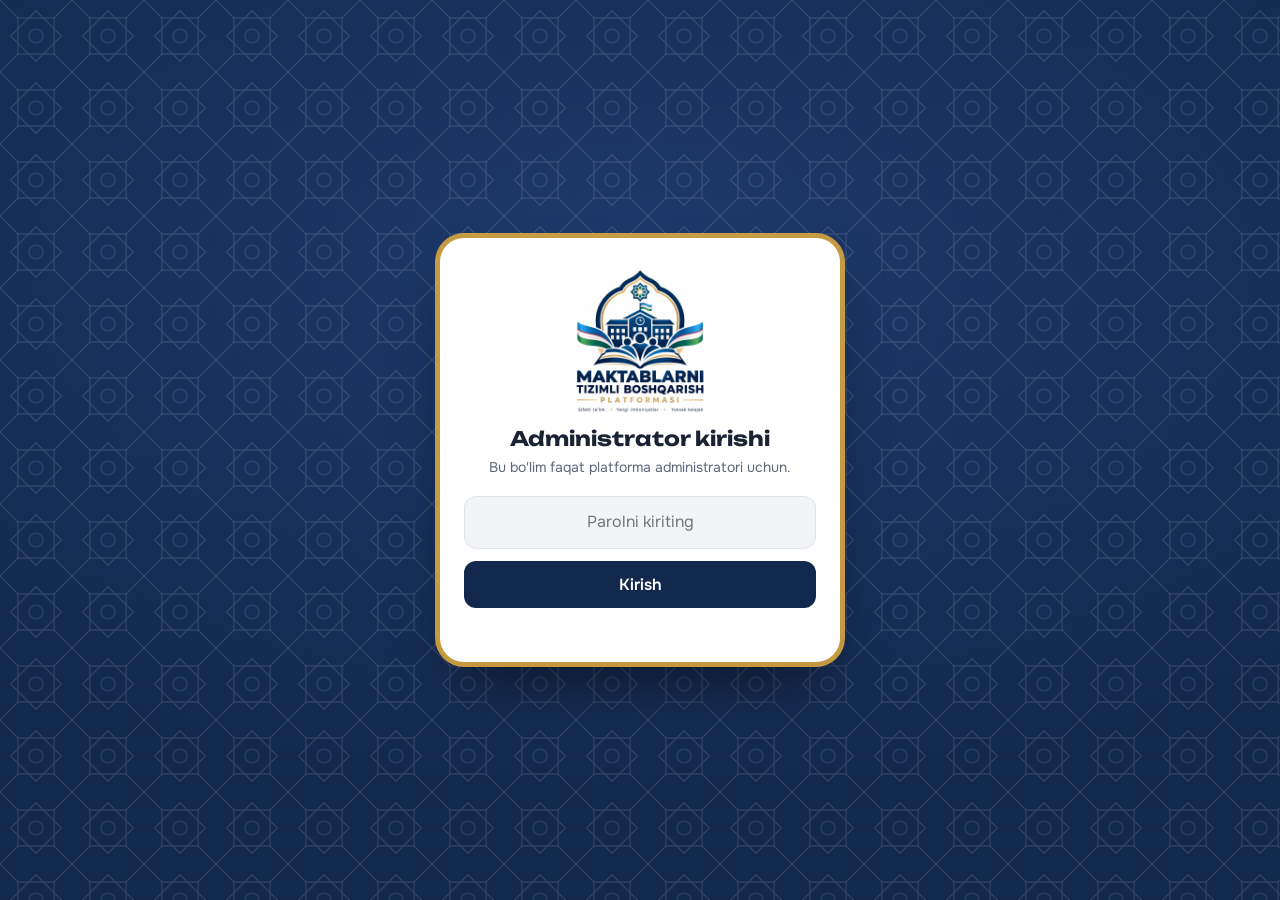
<file: index.html>
<!doctype html>
<html lang="uz">
<head>
<meta charset="utf-8">
<meta name="viewport" content="width=device-width, initial-scale=1">
<title>Maktablarni tizimli boshqarish platformasi</title>
<link rel="icon" href="[data-uri]">
<meta name="description" content="Maktablar uchun reyting, davomat va ota-ona kabineti — yagona kirish">
<link rel="preconnect" href="https://fonts.googleapis.com">
<link rel="preconnect" href="https://fonts.gstatic.com" crossorigin>
<link href="https://fonts.googleapis.com/css2?family=Unbounded:wght@500;700&family=Onest:wght@400;500;600&display=swap" rel="stylesheet">
<style>
  :root{
    --lapis:#13284d;      /* Samarqand koshinlari ko'ki */
    --lapis-2:#1d3a6b;
    --firuza:#2b9c96;     /* firuza */
    --oltin:#d8a640;      /* Ulug'bek oltini */
    --qogoz:#f2f4f7;      /* sahifa foni */
    --oq:#ffffff;
    --siyoh:#1a2233;
    --kul:#5d6779;
    --chiziq:#dfe3ea;
  }
  @media (prefers-color-scheme: dark){
    :root:not([data-theme="light"]){
      --qogoz:#0f1626; --oq:#172036; --siyoh:#e8ecf3; --kul:#9aa5b8; --chiziq:#26324b;
    }
  }
  *{box-sizing:border-box}
  html{-webkit-text-size-adjust:100%}
  body{margin:0;background:var(--qogoz);color:var(--siyoh);
       font:16px/1.55 Onest,system-ui,sans-serif}
  a{color:inherit}
  :focus-visible{outline:3px solid var(--oltin);outline-offset:3px;border-radius:6px}

  /* ===== HERO ===== */
  .hero{position:relative;overflow:hidden;color:#fff;
        background:radial-gradient(120% 90% at 85% 40%,var(--lapis-2) 0%,var(--lapis) 60%)}
  .hero .naqsh{position:absolute;inset:0;opacity:.13}
  .hero-ichi{position:relative;max-width:1080px;margin:0 auto;padding:28px 20px 72px;
             display:grid;grid-template-columns:1.15fr .85fr;gap:24px;align-items:center}
  .tepa{grid-column:1/-1;display:flex;justify-content:space-between;align-items:center;gap:12px}
  .brend{display:flex;align-items:center;gap:10px;font-weight:600;font-size:15px}
  .brend img{width:40px;height:40px;border-radius:50%;background:#fff;padding:2px;box-shadow:0 0 0 2px var(--oltin)}
  #soat{font-variant-numeric:tabular-nums;font-size:14px;color:#cfd8ea;text-align:right}
  #soat b{display:block;font:600 20px/1.1 Onest,sans-serif;color:#fff;letter-spacing:.02em}
  h1{font:700 clamp(30px,5.6vw,58px)/1.05 Unbounded,sans-serif;letter-spacing:-.02em;margin:40px 0 18px;max-width:12ch}
  .lid{font-size:clamp(16px,2.2vw,19px);color:#d5ddec;max-width:44ch;margin:0 0 28px}
  .bolimlar{display:flex;flex-wrap:wrap;gap:8px;margin:0;padding:0;list-style:none}
  .bolimlar li{display:flex;align-items:center;gap:7px;padding:7px 12px;border-radius:999px;
               background:rgba(255,255,255,.08);border:1px solid rgba(255,255,255,.14);font-size:14px}
  .bolimlar svg{width:16px;height:16px;stroke:var(--oltin)}
  .gerb{justify-self:center;width:min(380px,80vw);aspect-ratio:1/1.08;padding:22px 22px 18px;background:#fff;
        border-radius:50% 50% 28px 28px / 34% 34% 28px 28px;
        box-shadow:0 0 0 6px rgba(216,166,64,.9),0 0 0 14px rgba(255,255,255,.06),0 30px 60px -20px rgba(0,0,0,.55);
        display:grid;place-items:center;overflow:hidden}
  .gerb img{width:100%;height:auto;display:block}
  .aylan{animation:aylan 1.4s cubic-bezier(.2,.7,.2,1) both}
  @keyframes aylan{from{transform:translateY(18px) scale(.94);opacity:0}to{transform:none;opacity:1}}
  @media (prefers-reduced-motion:reduce){.aylan{animation:none}}

  /* ===== MAKTABLAR ===== */
  main{max-width:1080px;margin:-40px auto 0;padding:0 20px 56px;position:relative}
  .panel{background:var(--oq);border:1px solid var(--chiziq);border-radius:22px;
         box-shadow:0 20px 50px -24px rgba(19,40,77,.35);padding:28px}
  .panel-bosh{display:flex;flex-wrap:wrap;gap:14px;justify-content:space-between;align-items:end;margin-bottom:20px}
  h2{font:700 22px/1.2 Unbounded,sans-serif;margin:0}
  .panel-bosh p{margin:6px 0 0;color:var(--kul);font-size:15px}
  .qidiruv{position:relative;flex:0 1 300px}
  .qidiruv input{width:100%;font:inherit;font-size:15px;padding:12px 14px 12px 40px;border-radius:12px;
                 border:1px solid var(--chiziq);background:var(--qogoz);color:var(--siyoh)}
  .qidiruv svg{position:absolute;left:13px;top:50%;width:18px;height:18px;transform:translateY(-50%);stroke:var(--kul)}

  .royxat{list-style:none;margin:0;padding:0;display:grid;gap:12px}
  .maktab{display:grid;grid-template-columns:auto 1fr auto;gap:18px;align-items:center;
          padding:16px 18px;border-radius:16px;border:1px solid var(--chiziq);text-decoration:none;
          background:linear-gradient(90deg,color-mix(in srgb,var(--c) 7%,transparent),transparent 55%)}
  a.maktab:hover{border-color:var(--c)}
  .logo{width:72px;height:72px;border-radius:18px;display:grid;place-items:center;overflow:hidden;
        background:#fff;border:1px solid var(--chiziq);box-shadow:0 0 0 3px color-mix(in srgb,var(--c) 18%,transparent);color:var(--c);font:700 18px Unbounded,sans-serif}
  .logo img{width:100%;height:100%;object-fit:contain}
  .nomi{font-weight:600;font-size:18px;line-height:1.25}
  .izoh{color:var(--kul);font-size:14px;margin-top:2px}
  .kirish{padding:11px 20px;border-radius:12px;background:var(--c);color:#fff;font-weight:600;font-size:15px;white-space:nowrap}
  .tayyorlanmoqda{opacity:.75}
  .tayyorlanmoqda .kirish{background:transparent;color:var(--kul);border:1px dashed var(--chiziq)}
  .bosh{padding:24px;text-align:center;color:var(--kul)}

  footer{max-width:1080px;margin:0 auto;padding:0 20px 36px;color:var(--kul);font-size:14px;
         display:flex;flex-wrap:wrap;gap:8px 20px;justify-content:space-between}

  @media (max-width:760px){
    .hero-ichi{grid-template-columns:1fr;padding-bottom:64px;justify-items:stretch}
    .tepa{order:-2}
    .gerb{order:-1;width:190px;padding:14px 14px 10px;margin-top:22px;box-shadow:0 0 0 4px rgba(216,166,64,.9),0 20px 40px -18px rgba(0,0,0,.5)}
    .brend span{display:none}
    #soat{font-size:12px;max-width:42vw}
    #soat b{font-size:17px}
    .brend{font-size:14px}
    h1{margin-top:32px}
    .panel{padding:20px 16px}
    .maktab{grid-template-columns:auto 1fr;gap:14px}
    .kirish{grid-column:1/-1;text-align:center}
    .logo{width:60px;height:60px}
  }

  /* ===== ADMIN QULFI ===== */
  body.qulf > header, body.qulf > main, body.qulf > footer{display:none}
  #qulf{display:none;min-height:100vh;place-items:center;padding:24px 16px;color:#fff;position:relative;overflow:hidden;
        background:radial-gradient(120% 90% at 50% 30%,var(--lapis-2) 0%,var(--lapis) 65%)}
  body.qulf #qulf{display:grid}
  #qulf .naqsh{position:absolute;inset:0;opacity:.13}
  .qulf-karta{position:relative;width:min(400px,100%);background:var(--oq);color:var(--siyoh);border-radius:24px;
              padding:28px 24px 24px;text-align:center;box-shadow:0 0 0 5px rgba(216,166,64,.9),0 30px 60px -20px rgba(0,0,0,.6)}
  .qulf-karta img{width:150px;height:auto;display:block;margin:0 auto 10px}
  .qulf-karta h1{font:700 20px/1.25 Unbounded,sans-serif;margin:6px 0 6px;max-width:none;letter-spacing:0}
  .qulf-karta p{margin:0 0 18px;color:var(--kul);font-size:14px}
  .qulf-karta input{width:100%;font:inherit;font-size:16px;padding:13px 14px;border-radius:12px;
                    border:1px solid var(--chiziq);background:var(--qogoz);color:var(--siyoh);text-align:center}
  .qulf-karta button{width:100%;margin-top:12px;padding:13px;border:0;border-radius:12px;background:var(--lapis);
                     color:#fff;font:600 16px Onest,sans-serif;cursor:pointer}
  .qulf-karta button:hover{background:var(--lapis-2)}
  #xato{min-height:20px;margin-top:10px;color:#c0392b;font-size:14px}
  .chiqish{background:rgba(255,255,255,.1);border:1px solid rgba(255,255,255,.2);color:#fff;border-radius:10px;
           padding:7px 12px;font:600 13px Onest,sans-serif;cursor:pointer;margin-left:14px}
  .tepa-ong{display:flex;align-items:center}
</style>
</head>
<body class="qulf">

<svg width="0" height="0" style="position:absolute" aria-hidden="true">
    <defs>
      <pattern id="girih" width="72" height="72" patternUnits="userSpaceOnUse">
        <g fill="none" stroke="#fff" stroke-width="1.2">
          <rect x="18" y="18" width="36" height="36"/>
          <rect x="18" y="18" width="36" height="36" transform="rotate(45 36 36)"/>
          <path d="M0 0L18 18M72 0L54 18M0 72L18 54M72 72L54 54"/>
          <circle cx="36" cy="36" r="7"/>
        </g>
      </pattern>
    </defs>
</svg>

<!-- Faqat admin uchun kirish oynasi -->
<section id="qulf" aria-labelledby="qulf-sarlavha">
  <svg class="naqsh" aria-hidden="true" width="100%" height="100%"><rect width="100%" height="100%" fill="url(#girih)"/></svg>
  <form class="qulf-karta" id="qulf-forma" autocomplete="off">
    <img src="[data-uri]" alt="Maktablarni tizimli boshqarish platformasi">
    <h1 id="qulf-sarlavha">Administrator kirishi</h1>
    <p>Bu bo'lim faqat platforma administratori uchun.</p>
    <input id="parol" type="password" placeholder="Parolni kiriting" aria-label="Admin paroli" required>
    <button type="submit">Kirish</button>
    <div id="xato" role="alert"></div>
  </form>
</section>


<header class="hero">
  <!-- Girih naqshi (Samarqand koshinlari) -->
  <svg class="naqsh" aria-hidden="true" width="100%" height="100%">
    <rect width="100%" height="100%" fill="url(#girih)"/>
  </svg>

  <div class="hero-ichi">
    <div class="tepa">
      <div class="brend">
        <img src="[data-uri]" alt="">
        <span>Maktablarni tizimli boshqarish platformasi</span>
      </div>
      <div class="tepa-ong"><div id="soat" aria-live="off"></div><button class="chiqish" id="chiqish" type="button">Chiqish</button></div>
    </div>

    <div>
      <h1>Har bir maktab uchun yagona kirish</h1>
      <p class="lid">Davomat, kunlik reyting, to'lovlar va ota-ona kabineti — maktabingizni tanlang va o'z sahifangizga o'ting.</p>
      <ul class="bolimlar">
        <li><svg viewBox="0 0 24 24" fill="none" stroke-width="2" stroke-linecap="round" stroke-linejoin="round"><path d="M9 11l3 3 8-8"/><path d="M20 12v7a2 2 0 0 1-2 2H6a2 2 0 0 1-2-2V5a2 2 0 0 1 2-2h9"/></svg>Davomat</li>
        <li><svg viewBox="0 0 24 24" fill="none" stroke-width="2" stroke-linecap="round" stroke-linejoin="round"><path d="M4 20V10M10 20V4M16 20v-7M22 20H2"/></svg>Reyting</li>
        <li><svg viewBox="0 0 24 24" fill="none" stroke-width="2" stroke-linecap="round" stroke-linejoin="round"><rect x="2" y="5" width="20" height="14" rx="2"/><path d="M2 10h20"/></svg>To'lov</li>
        <li><svg viewBox="0 0 24 24" fill="none" stroke-width="2" stroke-linecap="round" stroke-linejoin="round"><circle cx="9" cy="8" r="4"/><path d="M2 21v-1a7 7 0 0 1 14 0v1M17 4a4 4 0 0 1 0 8M22 21v-1a6 6 0 0 0-4-5.7"/></svg>Ota-ona kabineti</li>
      </ul>
    </div>

    <!-- Platforma gerbi -->
    <div class="gerb aylan">
      <img src="[data-uri]" alt="Maktablarni tizimli boshqarish platformasi logotipi">
    </div>
  </div>
</header>

<main>
  <section class="panel" aria-labelledby="sarlavha">
    <div class="panel-bosh">
      <div>
        <h2 id="sarlavha">Maktabni tanlang</h2>
        <p>Har bir maktabning o'z bosh sahifasi va kirish oynasi bor.</p>
      </div>
      <label class="qidiruv">
        <svg viewBox="0 0 24 24" fill="none" stroke-width="2" stroke-linecap="round"><circle cx="11" cy="11" r="7"/><path d="M21 21l-4.3-4.3"/></svg>
        <input id="qidir" type="search" placeholder="Maktab nomini yozing" aria-label="Maktab qidirish">
      </label>
    </div>
    <ul class="royxat" id="royxat"></ul>
  </section>
</main>

<footer>
  <span>Muallif: Sulaymonov Umar Abdurahmonovich</span>
  <span id="yil"></span>
</footer>

<script>
/* ===== MAKTABLAR RO'YXATI =====
   Yangi maktab qo'shish: ro'yxatga bitta {...} qo'shing.
   url bo'sh bo'lsa — "Tayyorlanmoqda" holatida turadi.
   logo: rasm manzili (masalan "logos/yurt.png"). Bo'sh bo'lsa, qisqa harflar chiqadi. */
const MAKTABLAR = [
  { nomi:"Samarqand Yuksalish maktabi", izoh:"Samarqand shahri", qisqa:"YM", rang:"#d9822b", logo:"[data-uri]",
    url:"https://umarsulaymonov38-stack.github.io/reyting/" },
  { nomi:"Yurt School", izoh:"Barchaning muvaffaqiyati uchun birga!", qisqa:"YS", rang:"#1b2079", logo:"[data-uri]",
    url:"https://umarsulaymonov38-stack.github.io/yurt/" }
];

const royxat = document.getElementById("royxat");
function chiz(soz){
  const q = (soz||"").trim().toLowerCase();
  const tanlangan = MAKTABLAR.filter(m => m.nomi.toLowerCase().includes(q));
  royxat.innerHTML = "";
  if(!tanlangan.length){
    royxat.innerHTML = `<li class="bosh">"${soz}" nomli maktab topilmadi. Nomini tekshirib qayta yozing.</li>`;
    return;
  }
  tanlangan.forEach(m=>{
    const tayyor = !!m.url;
    const li = document.createElement("li");
    li.innerHTML = `
      <${tayyor?'a href="'+m.url+'"':'div'} class="maktab${tayyor?'':' tayyorlanmoqda'}" style="--c:${m.rang}">
        <span class="logo">${m.logo?`<img src="${m.logo}" alt="">`:m.qisqa}</span>
        <span><span class="nomi">${m.nomi}</span><span class="izoh" style="display:block">${m.izoh}</span></span>
        <span class="kirish">${tayyor?'Kirish':'Tez orada'}</span>
      </${tayyor?'a':'div'}>`;
    royxat.appendChild(li);
  });
}
chiz();
document.getElementById("qidir").addEventListener("input", e => chiz(e.target.value));

const oylar=["yanvar","fevral","mart","aprel","may","iyun","iyul","avgust","sentabr","oktabr","noyabr","dekabr"];
const kunlar=["Yakshanba","Dushanba","Seshanba","Chorshanba","Payshanba","Juma","Shanba"];
function soat(){
  const d=new Date(), p=n=>String(n).padStart(2,"0");
  document.getElementById("soat").innerHTML =
    `<b>${p(d.getHours())}:${p(d.getMinutes())}:${p(d.getSeconds())}</b>${kunlar[d.getDay()]}, ${d.getDate()}-${oylar[d.getMonth()]}`;
}
soat(); setInterval(soat,1000);
document.getElementById("yil").textContent = new Date().getFullYear()+"-yil";

/* ===== ADMIN PAROLI =====
   Parolni almashtirish: yangi parolning SHA-256 xeshini shu qatorga yozing. */
const ADMIN_XESH = "bb74c46134fc48b6745ea0bc2decb1391527979781cc8b2a69435b0eaed67ba7";
async function xesh(s){
  const b = await crypto.subtle.digest("SHA-256", new TextEncoder().encode(s));
  return [...new Uint8Array(b)].map(x=>x.toString(16).padStart(2,"0")).join("");
}
function ochish(){ document.body.classList.remove("qulf"); }
try{ if(sessionStorage.getItem("admin_kirdi")==="1") ochish(); }catch(e){}
document.getElementById("qulf-forma").addEventListener("submit", async e=>{
  e.preventDefault();
  const inp=document.getElementById("parol");
  if(await xesh(inp.value)===ADMIN_XESH){
    try{ sessionStorage.setItem("admin_kirdi","1"); }catch(e){}
    document.getElementById("xato").textContent=""; inp.value=""; ochish();
  } else {
    document.getElementById("xato").textContent="Parol noto'g'ri. Qaytadan kiriting.";
    inp.select();
  }
});
document.getElementById("chiqish").addEventListener("click", ()=>{
  try{ sessionStorage.removeItem("admin_kirdi"); }catch(e){}
  document.body.classList.add("qulf");
});
</script>
</body>
</html>
</file>
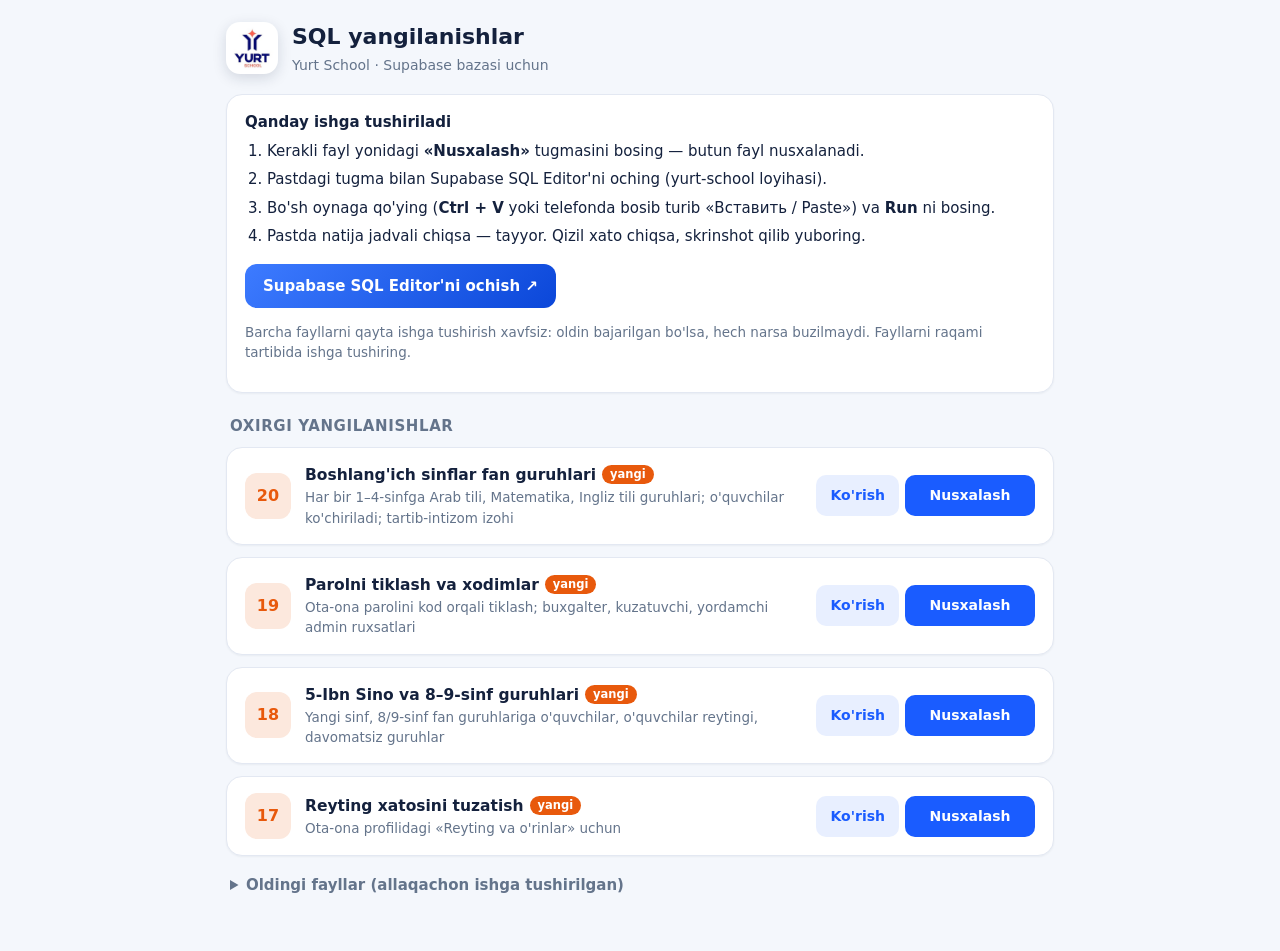
<file: yurt/sql/index.html>
<!DOCTYPE html>
<html lang="uz"><head><meta charset="utf-8">
<meta name="viewport" content="width=device-width, initial-scale=1">
<meta name="robots" content="noindex, nofollow">
<title>Yurt School — SQL yangilanishlar</title>
<link rel="icon" href="../img/icon-192.png">
<style>
:root{--bg:#f4f7fc;--card:#fff;--ink:#14213d;--mut:#64748b;--ln:#e3e8f2;--b1:#1a5cff;--b2:#0b47d9;--ok:#12a150;--new:#e8590c}
@media (prefers-color-scheme:dark){:root{--bg:#0f172a;--card:#16213a;--ink:#e6ecf8;--mut:#94a3b8;--ln:#263352}}
*{box-sizing:border-box}
body{margin:0;background:var(--bg);color:var(--ink);font:15px/1.5 system-ui,-apple-system,"Segoe UI",Roboto,sans-serif}
.w{max-width:860px;margin:0 auto;padding:20px 16px 48px}
header{display:flex;align-items:center;gap:14px;margin-bottom:18px}
header img{width:52px;height:52px;border-radius:14px;background:#fff;padding:4px;box-shadow:0 4px 14px rgba(20,33,61,.15)}
h1{margin:0;font-size:22px}h1+p{margin:2px 0 0;color:var(--mut);font-size:14px}
.card{background:var(--card);border:1px solid var(--ln);border-radius:16px;padding:16px 18px;margin-bottom:12px;box-shadow:0 1px 2px rgba(20,33,61,.05)}
.steps{margin:0;padding-left:22px}.steps li{margin:6px 0}
.go{display:inline-flex;align-items:center;gap:8px;margin-top:10px;padding:11px 18px;border-radius:12px;background:linear-gradient(135deg,#3d7bff,var(--b2));color:#fff;font-weight:700;text-decoration:none}
h2{font-size:15px;margin:22px 4px 10px;color:var(--mut);text-transform:uppercase;letter-spacing:.6px}
.f{display:grid;grid-template-columns:auto 1fr auto;gap:4px 14px;align-items:center}
.n{width:46px;height:46px;border-radius:12px;display:grid;place-items:center;font-weight:800;font-size:16px;background:color-mix(in srgb,var(--b1) 12%,var(--card));color:var(--b1)}
.f.new .n{background:color-mix(in srgb,var(--new) 14%,var(--card));color:var(--new)}
.t b{display:block;font-size:15.5px}.t>span{display:block;color:var(--mut);font-size:13.5px}
.tag{display:inline-block;margin-left:6px;padding:1px 8px;border-radius:999px;background:var(--new);color:#fff;font-size:11.5px;font-weight:700;vertical-align:2px}
.bt{display:flex;gap:6px;flex-wrap:wrap;justify-content:flex-end}
button{font:inherit;cursor:pointer;border:0;border-radius:10px;padding:10px 14px;font-weight:700;font-size:14px}
.cp{background:var(--b1);color:#fff;min-width:130px}.cp.ok{background:var(--ok)}
.vw{background:color-mix(in srgb,var(--b1) 10%,var(--card));color:var(--b1)}
pre{grid-column:1/-1;margin:10px 0 0;max-height:360px;overflow:auto;padding:12px;border-radius:12px;background:#0f172a;color:#e2e8f0;font-size:12px;line-height:1.45;white-space:pre-wrap;word-break:break-word}
details{margin-top:6px}summary{cursor:pointer;color:var(--mut);font-weight:600;padding:6px 4px}
.note{font-size:13.5px;color:var(--mut)}
@media (max-width:600px){.f{grid-template-columns:auto 1fr}.bt{grid-column:1/-1;justify-content:stretch}.bt button{flex:1}}
</style></head><body><div class="w">
<header><img src="../img/logo.png" alt=""><div><h1>SQL yangilanishlar</h1><p>Yurt School · Supabase bazasi uchun</p></div></header>

<div class="card"><b>Qanday ishga tushiriladi</b>
<ol class="steps">
<li>Kerakli fayl yonidagi <b>«Nusxalash»</b> tugmasini bosing — butun fayl nusxalanadi.</li>
<li>Pastdagi tugma bilan Supabase SQL Editor'ni oching (yurt-school loyihasi).</li>
<li>Bo'sh oynaga qo'ying (<b>Ctrl + V</b> yoki telefonda bosib turib «Вставить / Paste») va <b>Run</b> ni bosing.</li>
<li>Pastda natija jadvali chiqsa — tayyor. Qizil xato chiqsa, skrinshot qilib yuboring.</li>
</ol>
<a class="go" id="sqle" href="https://supabase.com/dashboard/project/qthlpzkcxdvgpsnjgdrx/sql/new" target="_blank" rel="noopener">Supabase SQL Editor'ni ochish ↗</a>
<p class="note">Barcha fayllarni qayta ishga tushirish xavfsiz: oldin bajarilgan bo'lsa, hech narsa buzilmaydi. Fayllarni raqami tartibida ishga tushiring.</p></div>

<h2>Oxirgi yangilanishlar</h2><div id="new"></div>
<details><summary>Oldingi fayllar (allaqachon ishga tushirilgan)</summary><div id="old"></div></details>
</div>
<script>
// Yangi SQL fayl qo'shilganda shu ro'yxatga qo'shiladi: [fayl, sarlavha, tavsif, yangi?]
const F=[
 ['20-boshlangich-fan-guruhlari.sql',"Boshlang'ich sinflar fan guruhlari","Har bir 1–4-sinfga Arab tili, Matematika, Ingliz tili guruhlari; o'quvchilar ko'chiriladi; tartib-intizom izohi",1],
 ['19-parol-va-xodimlar.sql',"Parolni tiklash va xodimlar","Ota-ona parolini kod orqali tiklash; buxgalter, kuzatuvchi, yordamchi admin ruxsatlari",1],
 ['18-ibn-sino-va-guruhlar.sql',"5-Ibn Sino va 8–9-sinf guruhlari","Yangi sinf, 8/9-sinf fan guruhlariga o'quvchilar, o'quvchilar reytingi, davomatsiz guruhlar",1],
 ['17-reyting-tuzatish.sql',"Reyting xatosini tuzatish","Ota-ona profilidagi «Reyting va o'rinlar» uchun",1],
 ['16-yuksalish-imkoniyatlari.sql',"Yuksalish imkoniyatlari","To'lovlar, buxgalter, kuzatuvchi, baholanmaganlar, reyting"],
 ['15-fanlar-8-9.sql',"8- va 9-sinf fan guruhlari","Kimyo, Biologiya, Tarix, Fizika, Geografiya"],
 ['14-hammasi-birda.sql',"10–13 bitta faylda","Baholash qoidalari, faolliksiz, sportsiz, Rus tili"],
 ['09-ingliz-5-sinf.sql',"5-sinf Ingliz tili",""],
 ['08-fan-guruhlari.sql',"Fan guruhlari","Ingliz tili, Matematika, Ona tili guruhlari"],
 ['07-bildirishnoma.sql',"Bildirishnomalar","Ota-ona telefoniga davomat xabari"],
 ['06-arab-tili.sql',"Arab tili","Umumiy Arab tili guruhi"],
 ['05-sinf-nomlari.sql',"Sinf nomlari va repetitorlar",""],
 ['04-guruhlar-va-orinlar.sql',"Guruhlar va o'rinlar",""],
 ['03-sinflar.sql',"Sinflar",""],
 ['02-admin.sql',"Birinchi admin",""]];
const esc=s=>String(s).replace(/[&<>"]/g,c=>({'&':'&amp;','<':'&lt;','>':'&gt;','"':'&quot;'}[c])),cache={};
const get=async f=>cache[f]||(cache[f]=await fetch(f+'?v='+Date.now(),{cache:'no-store'}).then(r=>{if(!r.ok)throw new Error(r.status);return r.text()}));
const row=([f,t,d,n])=>`<div class="card f${n?' new':''}" data-f="${f}"><span class="n">${f.slice(0,2)}</span><div class="t"><b>${esc(t)}${n?'<span class="tag">yangi</span>':''}</b><span>${esc(d||f)}</span></div>
 <div class="bt"><button class="vw" data-v>Ko'rish</button><button class="cp" data-c>Nusxalash</button></div></div>`;
document.getElementById('new').innerHTML=F.filter(x=>x[3]).map(row).join('');
document.getElementById('old').innerHTML=F.filter(x=>!x[3]).map(row).join('');
async function copy(t){try{await navigator.clipboard.writeText(t);return true}catch(e){const a=document.createElement('textarea');a.value=t;a.style.position='fixed';a.style.opacity=0;document.body.append(a);a.select();let ok=false;try{ok=document.execCommand('copy')}catch(x){}a.remove();return ok}}
document.addEventListener('click',async e=>{const b=e.target.closest('button');if(!b)return;const c=b.closest('[data-f]'),f=c.dataset.f;
 try{const t=await get(f);
  if(b.hasAttribute('data-c')){const ok=await copy(t);b.classList.toggle('ok',ok);b.textContent=ok?'✓ Nusxalandi':"Ko'rish → belgilab nusxalang";
   if(ok)setTimeout(()=>{b.classList.remove('ok');b.textContent='Nusxalash'},4000);else if(!c.querySelector('pre'))c.insertAdjacentHTML('beforeend',`<pre>${esc(t)}</pre>`);return}
  const p=c.querySelector('pre');if(p){p.remove();b.textContent="Ko'rish";return}c.insertAdjacentHTML('beforeend',`<pre>${esc(t)}</pre>`);b.textContent='Yopish'}
 catch(x){b.textContent='Xato: internetni tekshiring'}});
</script>
</body></html>
</file>
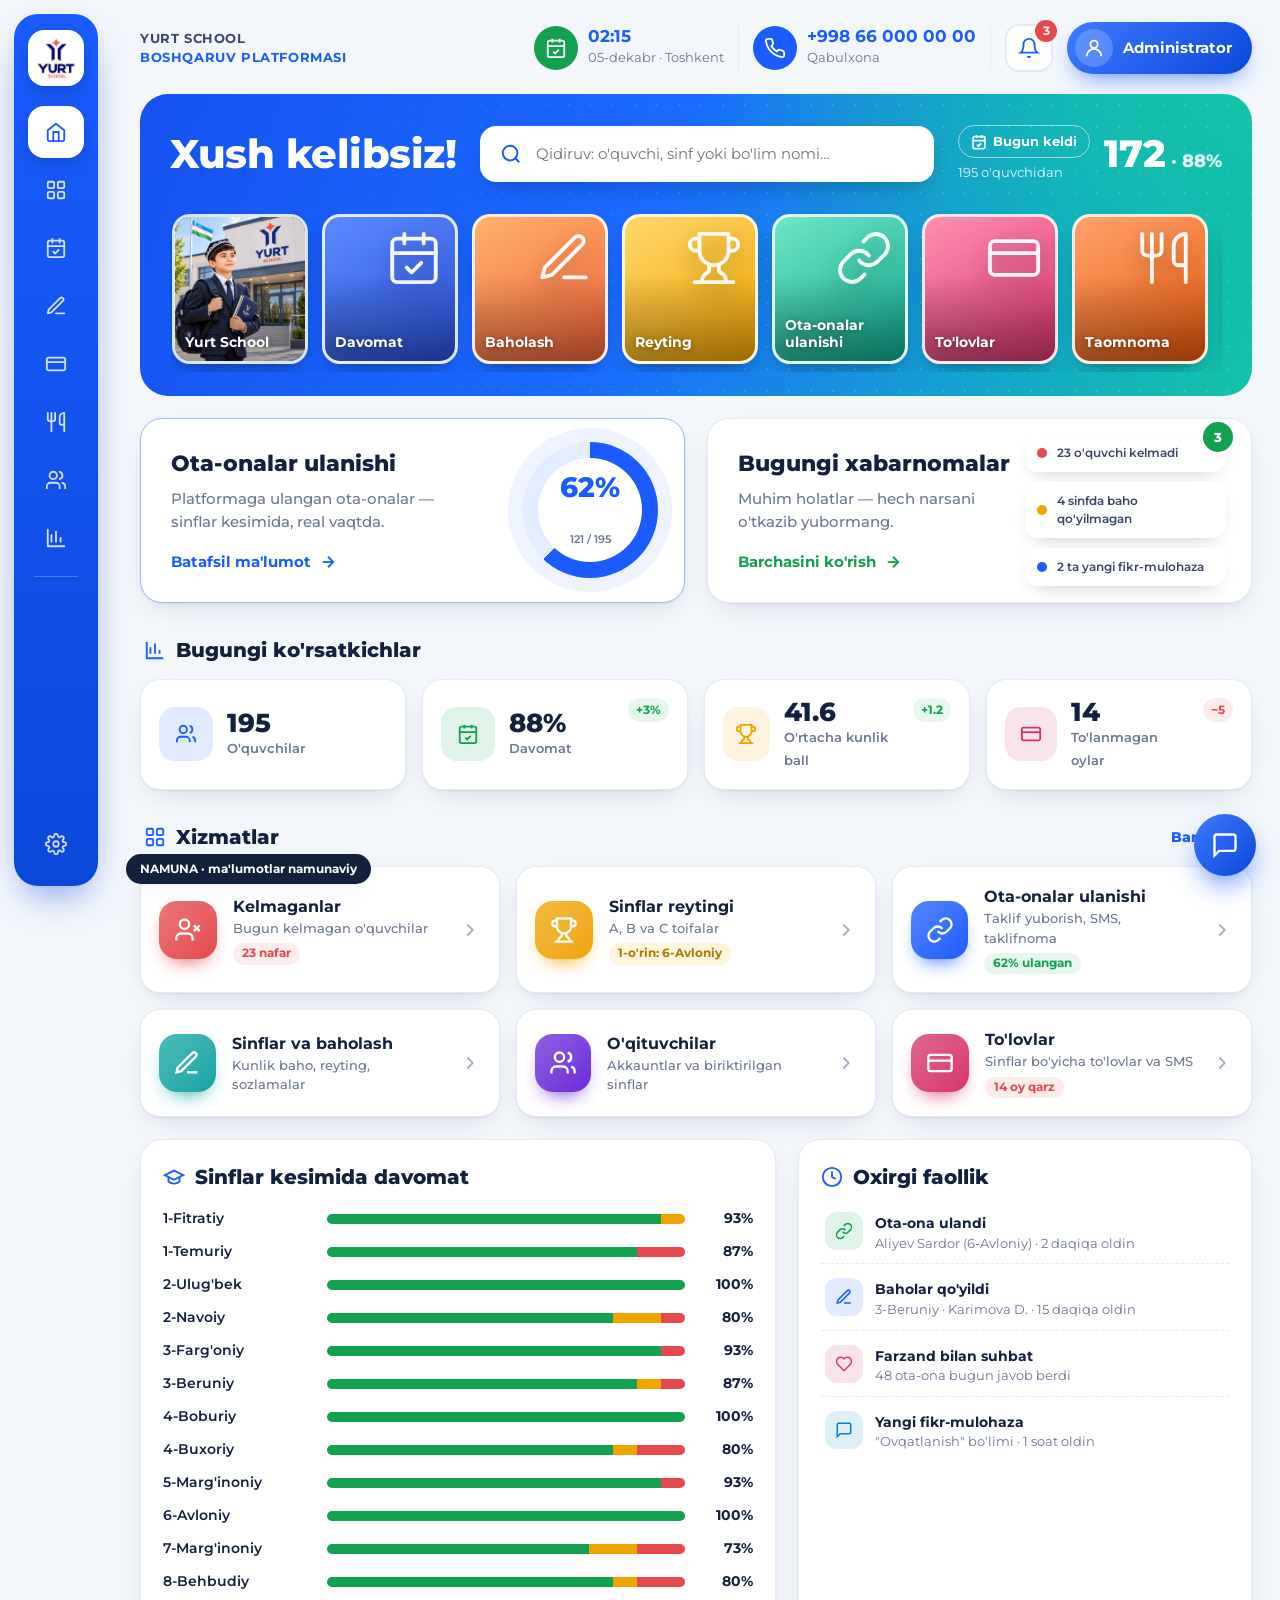
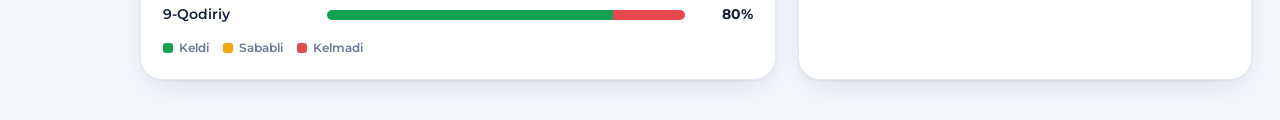
<file: yurt/namuna.html>
<!doctype html>
<html lang="uz">
<head>
<meta charset="utf-8">
<meta name="viewport" content="width=device-width, initial-scale=1, viewport-fit=cover">
<title>Yurt School — Yangi dizayn namunasi</title>
<meta name="theme-color" content="#1a5cff">
<link rel="icon" href="img/icon-192.png">
<link rel="preconnect" href="https://fonts.googleapis.com">
<link rel="preconnect" href="https://fonts.gstatic.com" crossorigin>
<link href="https://fonts.googleapis.com/css2?family=Montserrat:wght@500;600;700;800&display=swap" rel="stylesheet">
<style>
/* NAMUNA: platformaning yangi ko'rinishi (my.gov.uz uslubida). Ma'lumotlar namunaviy. */
:root{
  --b1:#1a5cff;--b2:#0b47d9;--t1:#14c4a6;--o1:#ff7a3d;
  --bg:#f3f6fb;--card:#fff;--ink:#14213d;--mut:#6b7794;--ln:#e4e9f3;
  --sh:0 1px 2px rgba(20,33,61,.05),0 10px 30px -12px rgba(20,33,61,.18);--r:22px;
}
*{box-sizing:border-box;margin:0}
body{font:15px/1.5 Montserrat,system-ui,-apple-system,"Segoe UI",Roboto,sans-serif;color:var(--ink);background:var(--bg)}
button,input{font:inherit;color:inherit}
.i{width:22px;height:22px;flex:none}
a{color:inherit;text-decoration:none}

/* Chap panel */
.side{position:fixed;left:14px;top:14px;bottom:14px;width:84px;z-index:20;display:flex;flex-direction:column;align-items:center;gap:6px;padding:16px 0;
  border-radius:24px;background:linear-gradient(180deg,var(--b1),var(--b2));box-shadow:0 18px 40px -16px rgba(11,71,217,.7)}
.side .lg{width:56px;height:56px;border-radius:16px;background:#fff;display:grid;place-items:center;margin-bottom:14px;box-shadow:0 6px 16px rgba(0,0,0,.18)}
.side .lg img{width:46px;height:46px;object-fit:contain}
.nav{position:relative;width:56px;height:52px;display:grid;place-items:center;border-radius:16px;color:#fff;opacity:.82;transition:background .2s,opacity .2s}
.nav:hover{background:rgba(255,255,255,.14);opacity:1}
.nav.on{background:#fff;color:var(--b1);opacity:1;box-shadow:0 6px 16px rgba(0,0,0,.15)}
.nav .tip{position:absolute;left:66px;white-space:nowrap;padding:7px 12px;border-radius:10px;background:var(--ink);color:#fff;font-size:13px;font-weight:600;opacity:0;pointer-events:none;transform:translateX(-6px);transition:.15s}
.nav:hover .tip{opacity:1;transform:none}
.side hr{width:44px;border:0;border-top:1px solid rgba(255,255,255,.25);margin:6px 0}
.side .sp{flex:1}

/* Asosiy qism */
.main{margin-left:112px;padding:22px 28px 40px;max-width:1440px}
.top{display:flex;align-items:center;gap:18px;margin-bottom:20px}
.brand{font-size:13px;font-weight:700;letter-spacing:.6px;line-height:1.45;text-transform:uppercase;color:#3b4766}
.brand b{display:block;color:var(--b1)}
.tq{margin-left:auto;display:flex;align-items:center;gap:14px}
.qi{display:flex;align-items:center;gap:10px;padding-right:14px;border-right:1px solid var(--ln)}
.qi .c{width:44px;height:44px;border-radius:50%;display:grid;place-items:center;color:#fff}
.qi b{display:block;font-size:17px;line-height:1.1;color:var(--b1)}
.qi span{font-size:12.5px;color:var(--mut)}
.bell{position:relative;width:48px;height:48px;border-radius:14px;border:2px solid var(--ln);background:#fff;display:grid;place-items:center;color:var(--b1);cursor:pointer}
.bell em{position:absolute;top:-6px;right:-6px;min-width:22px;height:22px;padding:0 6px;border-radius:11px;background:#e5484d;color:#fff;font:700 12px/22px Montserrat;font-style:normal}
.me{display:flex;align-items:center;gap:10px;height:52px;padding:0 20px 0 8px;border:0;border-radius:26px;color:#fff;font-weight:700;cursor:pointer;
  background:linear-gradient(135deg,#3d7bff,var(--b2));box-shadow:0 10px 24px -10px rgba(26,92,255,.8)}
.me .av{width:38px;height:38px;border-radius:50%;background:rgba(255,255,255,.2);display:grid;place-items:center}

/* Gradientli kirish bloki */
.hero{position:relative;overflow:hidden;padding:30px 30px 24px;border-radius:28px;color:#fff;
  background:radial-gradient(900px 400px at 100% 0,rgba(20,196,166,.95),transparent 60%),linear-gradient(110deg,#1652f0 0%,#1a6bff 45%,#13a9c9 80%,#14c4a6 100%)}
.hero:before{content:"";position:absolute;inset:0;background-image:radial-gradient(rgba(255,255,255,.12) 1px,transparent 1px);background-size:22px 22px;mask-image:linear-gradient(90deg,transparent,#000 60%)}
.hrow{position:relative;display:flex;align-items:center;gap:24px;flex-wrap:wrap}
.hero h1{font-size:40px;font-weight:800;letter-spacing:-.5px}
.search{flex:1;min-width:280px;max-width:600px;display:flex;align-items:center;gap:12px;height:56px;padding:0 20px;border-radius:16px;background:#fff;color:var(--mut);box-shadow:0 10px 26px -12px rgba(0,0,0,.35)}
.search .i{color:var(--b1)}
.search input{flex:1;border:0;outline:0;background:none;color:var(--ink)}
.today{margin-left:auto;display:flex;align-items:center;gap:14px}
.today .pill{display:inline-flex;align-items:center;gap:6px;padding:6px 12px;border-radius:999px;border:1.5px solid rgba(255,255,255,.55);font-size:13px;font-weight:700}
.today .num{font-size:38px;font-weight:800;line-height:1}
.today .num small{font-size:18px;opacity:.85}
.today .lbl{font-size:12.5px;opacity:.9}
.tiles{position:relative;display:flex;gap:14px;margin-top:26px;overflow-x:auto;padding:4px 2px 8px;scrollbar-width:none}
.tiles::-webkit-scrollbar{display:none}
.tile{position:relative;flex:none;width:136px;height:150px;border-radius:18px;overflow:hidden;cursor:pointer;border:3px solid rgba(255,255,255,.85);
  background:var(--g);box-shadow:0 12px 24px -12px rgba(0,0,0,.45);transition:transform .2s}
.tile:hover{transform:translateY(-4px)}
.tile img{position:absolute;inset:0;width:100%;height:100%;object-fit:cover}
.tile .ico{position:absolute;right:12px;top:12px;width:58px;height:58px;opacity:.95;color:#fff;filter:drop-shadow(0 8px 12px rgba(0,0,0,.25))}
.tile .ico svg{width:100%;height:100%;stroke-width:1.6}
.tile b{position:absolute;left:10px;right:10px;bottom:10px;font-size:13.5px;line-height:1.25;font-weight:700;text-shadow:0 1px 6px rgba(0,0,0,.35)}
.tile:after{content:"";position:absolute;inset:auto 0 0 0;height:60%;background:linear-gradient(transparent,rgba(0,0,0,.35))}
.tile b{z-index:1}

/* Katta kartochkalar */
.duo{display:grid;grid-template-columns:1fr 1fr;gap:22px;margin-top:22px}
.big{position:relative;overflow:hidden;min-height:176px;padding:28px 30px;border-radius:var(--r);background:var(--card);border:1.5px solid var(--ln);box-shadow:var(--sh)}
.big.a{border-color:#9db8ff}
.big h2{font-size:22px;font-weight:800;margin-bottom:8px}
.big p{max-width:60%;color:var(--mut);font-weight:500}
.big .more{display:inline-flex;align-items:center;gap:8px;margin-top:18px;font-weight:700;color:var(--b1)}
.big.c .more{color:#12a150}
.big .art{position:absolute;right:26px;top:50%;transform:translateY(-50%)}
.ring{--p:51;width:136px;height:136px;border-radius:50%;display:grid;place-items:center;
  background:conic-gradient(var(--b1) calc(var(--p)*1%),#e4ecff 0);box-shadow:0 0 0 14px #eef3ff}
.ring div{width:104px;height:104px;border-radius:50%;background:#fff;display:grid;place-items:center;text-align:center}
.ring b{display:block;font-size:28px;font-weight:800;color:var(--b1);line-height:1}
.ring span{font-size:11px;color:var(--mut);font-weight:600}
.notes{width:200px;display:grid;gap:10px}
.notes div{display:flex;align-items:center;gap:10px;padding:10px 12px;border-radius:12px;background:#fff;box-shadow:0 8px 20px -10px rgba(20,33,61,.3);font-size:12px;font-weight:600;color:#3b4766}
.notes i{width:10px;height:10px;border-radius:50%;flex:none}
.notes em{position:absolute;right:-8px;top:-12px;width:30px;height:30px;border-radius:50%;background:#12a150;color:#fff;display:grid;place-items:center;font:800 13px Montserrat;font-style:normal}

/* Ko'rsatkichlar va bo'limlar */
h3.sec{display:flex;align-items:center;gap:10px;margin:32px 4px 14px;font-size:20px;font-weight:800}
h3.sec .i{color:var(--b1)}
h3.sec a{margin-left:auto;font-size:14px;color:var(--b1)}
.kpi{display:grid;grid-template-columns:repeat(4,1fr);gap:16px}
.k{display:flex;align-items:center;gap:14px;padding:18px;border-radius:20px;background:var(--card);border:1px solid var(--ln);box-shadow:var(--sh)}
.k .c{width:54px;height:54px;border-radius:16px;display:grid;place-items:center;color:var(--k);background:color-mix(in srgb,var(--k) 13%,#fff)}
.k b{display:block;font-size:26px;font-weight:800;line-height:1.1}
.k span{font-size:13px;color:var(--mut);font-weight:600}
.k .tr{margin-left:auto;align-self:flex-start;font-size:12px;font-weight:700;padding:3px 8px;border-radius:999px;background:#e8f7ee;color:#12a150}
.k .tr.dn{background:#fdecec;color:#e5484d}
.grid{display:grid;grid-template-columns:repeat(3,1fr);gap:16px}
.svc{display:flex;align-items:center;gap:16px;padding:18px;border-radius:20px;background:var(--card);border:1px solid var(--ln);box-shadow:var(--sh);cursor:pointer;transition:transform .15s,border-color .15s}
.svc:hover{transform:translateY(-3px);border-color:color-mix(in srgb,var(--k) 50%,var(--ln))}
.svc .c{width:58px;height:58px;border-radius:18px;display:grid;place-items:center;color:#fff;background:linear-gradient(135deg,color-mix(in srgb,var(--k) 75%,#fff),var(--k));box-shadow:0 10px 20px -10px var(--k)}
.svc .c .i{width:28px;height:28px}
.svc b{display:block;font-size:16px;font-weight:700}
.svc small{display:block;font-size:13px;color:var(--mut);font-weight:500}
.svc .bd{display:inline-block;margin-top:5px;padding:2px 9px;border-radius:999px;font-size:11.5px;font-weight:700}
.bd.r{background:#fdecec;color:#e5484d}.bd.g{background:#e8f7ee;color:#12a150}.bd.y{background:#fff4dc;color:#b07800}
.svc>.i{margin-left:auto;color:#a6b0c8}
.two{display:grid;grid-template-columns:1.4fr 1fr;gap:22px}
.card{padding:22px;border-radius:var(--r);background:var(--card);border:1px solid var(--ln);box-shadow:var(--sh)}
.cls{display:grid;gap:12px}
.cr{display:grid;grid-template-columns:150px 1fr 54px;align-items:center;gap:14px;font-weight:600;font-size:14px}
.cr .bar{height:10px;border-radius:99px;background:#edf1f8;overflow:hidden;display:flex}
.cr .bar i{display:block;height:100%}
.cr b{text-align:right}
.lgd{display:flex;gap:14px;margin-top:14px;font-size:12px;color:var(--mut);font-weight:600}
.lgd i{display:inline-block;width:10px;height:10px;border-radius:3px;margin-right:6px;vertical-align:-1px}
.feed{display:grid;gap:4px}
.fi{display:flex;gap:12px;padding:10px 4px;border-bottom:1px dashed var(--ln)}
.fi:last-child{border:0}
.fi .c{width:38px;height:38px;border-radius:12px;display:grid;place-items:center;flex:none;color:var(--k);background:color-mix(in srgb,var(--k) 13%,#fff)}
.fi .c .i{width:18px;height:18px}
.fi b{font-size:14px}.fi span{display:block;font-size:12.5px;color:var(--mut)}
.chat{position:fixed;right:24px;bottom:24px;width:62px;height:62px;border-radius:50%;border:0;display:grid;place-items:center;color:#fff;cursor:pointer;
  background:linear-gradient(135deg,#3d7bff,var(--b2));box-shadow:0 14px 30px -10px rgba(26,92,255,.9);z-index:30}
.ribbon{position:fixed;left:126px;bottom:16px;z-index:40;padding:6px 14px;border-radius:999px;background:#14213d;color:#fff;font-size:12px;font-weight:700;box-shadow:var(--sh)}

@media (max-width:1100px){.grid{grid-template-columns:1fr 1fr}.kpi{grid-template-columns:1fr 1fr}.two{grid-template-columns:1fr}.qi{display:none}}
@media (max-width:760px){
  .ribbon{left:12px;bottom:82px}
  .search{flex-basis:100%;order:3;height:50px}
  .big .art{position:relative;right:auto;top:auto;transform:none;margin:18px auto 0}.big p{max-width:none}.big .art.notes{width:100%}.ring{margin:0 auto}
  .side{left:0;right:0;top:auto;bottom:0;width:auto;height:70px;flex-direction:row;justify-content:space-around;padding:0 6px calc(env(safe-area-inset-bottom)) ;border-radius:22px 22px 0 0}
  .side .lg,.side hr,.side .sp,.nav.x{display:none}.nav{width:52px;height:50px}.nav .tip{display:none}
  .main{margin:0;padding:14px 14px 100px}
  .brand{font-size:11px}.me span{display:none}.me{padding:0 8px}
  .hero{padding:22px 18px 16px;border-radius:22px}.hero h1{font-size:28px}.today{margin-left:0}.search{min-width:0;width:100%}
  .tile{width:118px;height:132px}
  .duo,.grid{grid-template-columns:1fr}
  .kpi{gap:10px}.k{padding:14px;gap:10px}.k .c{width:44px;height:44px}.k b{font-size:21px}.k .tr{display:none}
  .cr{grid-template-columns:110px 1fr 44px}.chat{bottom:84px;right:16px;width:54px;height:54px}
}
</style>
</head>
<body>
<div class="ribbon">NAMUNA · ma'lumotlar namunaviy</div>
<svg width="0" height="0" style="position:absolute">
  <symbol id="home" viewBox="0 0 24 24"><path d="m3 10 9-7 9 7v10a2 2 0 0 1-2 2H5a2 2 0 0 1-2-2Z"/><path d="M9 22V12h6v10"/></symbol>
  <symbol id="grid" viewBox="0 0 24 24"><rect x="3" y="3" width="7" height="7" rx="1.5"/><rect x="14" y="3" width="7" height="7" rx="1.5"/><rect x="3" y="14" width="7" height="7" rx="1.5"/><rect x="14" y="14" width="7" height="7" rx="1.5"/></symbol>
  <symbol id="cal" viewBox="0 0 24 24"><rect x="3" y="4" width="18" height="18" rx="2"/><path d="M16 2v4M8 2v4M3 10h18"/><path d="m9 16 2 2 4-4"/></symbol>
  <symbol id="edit" viewBox="0 0 24 24"><path d="M12 20h9"/><path d="M16.5 3.5a2.1 2.1 0 0 1 3 3L7 19l-4 1 1-4Z"/></symbol>
  <symbol id="card" viewBox="0 0 24 24"><rect x="2" y="5" width="20" height="14" rx="2"/><path d="M2 10h20"/></symbol>
  <symbol id="food" viewBox="0 0 24 24"><path d="M3 2v7c0 1.1.9 2 2 2h4a2 2 0 0 0 2-2V2M7 2v20M21 15V2a5 5 0 0 0-5 5v6c0 1.1.9 2 2 2h3Zm0 0v7"/></symbol>
  <symbol id="users" viewBox="0 0 24 24"><path d="M16 21v-2a4 4 0 0 0-4-4H6a4 4 0 0 0-4 4v2"/><circle cx="9" cy="7" r="4"/><path d="M22 21v-2a4 4 0 0 0-3-3.87M16 3.13a4 4 0 0 1 0 7.75"/></symbol>
  <symbol id="chart" viewBox="0 0 24 24"><path d="M3 3v18h18"/><path d="M7 16V9M12 16V5M17 16v-4"/></symbol>
  <symbol id="cog" viewBox="0 0 24 24"><circle cx="12" cy="12" r="3"/><path d="M19.4 15a1.7 1.7 0 0 0 .3 1.8l.1.1a2 2 0 1 1-2.8 2.8l-.1-.1a1.7 1.7 0 0 0-1.8-.3 1.7 1.7 0 0 0-1 1.5V21a2 2 0 1 1-4 0v-.1a1.7 1.7 0 0 0-1.1-1.5 1.7 1.7 0 0 0-1.8.3l-.1.1a2 2 0 1 1-2.8-2.8l.1-.1a1.7 1.7 0 0 0 .3-1.8 1.7 1.7 0 0 0-1.5-1H3a2 2 0 1 1 0-4h.1a1.7 1.7 0 0 0 1.5-1.1 1.7 1.7 0 0 0-.3-1.8l-.1-.1a2 2 0 1 1 2.8-2.8l.1.1a1.7 1.7 0 0 0 1.8.3H9a1.7 1.7 0 0 0 1-1.5V3a2 2 0 1 1 4 0v.1a1.7 1.7 0 0 0 1 1.5 1.7 1.7 0 0 0 1.8-.3l.1-.1a2 2 0 1 1 2.8 2.8l-.1.1a1.7 1.7 0 0 0-.3 1.8V9a1.7 1.7 0 0 0 1.5 1H21a2 2 0 1 1 0 4h-.1a1.7 1.7 0 0 0-1.5 1Z"/></symbol>
  <symbol id="bell" viewBox="0 0 24 24"><path d="M6 8a6 6 0 0 1 12 0c0 7 3 9 3 9H3s3-2 3-9"/><path d="M10.3 21a1.94 1.94 0 0 0 3.4 0"/></symbol>
  <symbol id="search" viewBox="0 0 24 24"><circle cx="11" cy="11" r="8"/><path d="m21 21-4.3-4.3"/></symbol>
  <symbol id="user" viewBox="0 0 24 24"><circle cx="12" cy="8" r="4"/><path d="M4 21a8 8 0 0 1 16 0"/></symbol>
  <symbol id="arr" viewBox="0 0 24 24"><path d="M5 12h14"/><path d="m12 5 7 7-7 7"/></symbol>
  <symbol id="chev" viewBox="0 0 24 24"><path d="m9 18 6-6-6-6"/></symbol>
  <symbol id="link" viewBox="0 0 24 24"><path d="M10 13a5 5 0 0 0 7.54.54l3-3a5 5 0 0 0-7.07-7.07l-1.72 1.71"/><path d="M14 11a5 5 0 0 0-7.54-.54l-3 3a5 5 0 0 0 7.07 7.07l1.71-1.71"/></symbol>
  <symbol id="trophy" viewBox="0 0 24 24"><path d="M6 9H4.5a2.5 2.5 0 0 1 0-5H6M18 9h1.5a2.5 2.5 0 0 0 0-5H18M4 22h16M10 14.66V17c0 .55-.47.98-.97 1.21C7.85 18.75 7 20.24 7 22M14 14.66V17c0 .55.47.98.97 1.21C16.15 18.75 17 20.24 17 22M18 2H6v7a6 6 0 0 0 12 0V2Z"/></symbol>
  <symbol id="msg" viewBox="0 0 24 24"><path d="M21 15a2 2 0 0 1-2 2H7l-4 4V5a2 2 0 0 1 2-2h14a2 2 0 0 1 2 2z"/></symbol>
  <symbol id="userx" viewBox="0 0 24 24"><path d="M16 21v-2a4 4 0 0 0-4-4H6a4 4 0 0 0-4 4v2"/><circle cx="9" cy="7" r="4"/><path d="m17 8 5 5M22 8l-5 5"/></symbol>
  <symbol id="cap" viewBox="0 0 24 24"><path d="M22 10 12 5 2 10l10 5 10-5Z"/><path d="M6 12v5c3 3 9 3 12 0v-5"/></symbol>
  <symbol id="heart" viewBox="0 0 24 24"><path d="M19 14c1.49-1.46 3-3.21 3-5.5A5.5 5.5 0 0 0 16.5 3c-1.76 0-3 .5-4.5 2-1.5-1.5-2.74-2-4.5-2A5.5 5.5 0 0 0 2 8.5c0 2.3 1.5 4.05 3 5.5l7 7Z"/></symbol>
  <symbol id="down" viewBox="0 0 24 24"><path d="M21 15v4a2 2 0 0 1-2 2H5a2 2 0 0 1-2-2v-4M7 10l5 5 5-5M12 15V3"/></symbol>
  <symbol id="clock" viewBox="0 0 24 24"><circle cx="12" cy="12" r="10"/><path d="M12 6v6l4 2"/></symbol>
  <symbol id="phone" viewBox="0 0 24 24"><path d="M22 16.9v3a2 2 0 0 1-2.2 2 19.8 19.8 0 0 1-8.6-3.1 19.5 19.5 0 0 1-6-6A19.8 19.8 0 0 1 2.1 4.2 2 2 0 0 1 4.1 2h3a2 2 0 0 1 2 1.7c.1.9.4 1.8.7 2.7a2 2 0 0 1-.5 2.1L8 9.8a16 16 0 0 0 6 6l1.3-1.3a2 2 0 0 1 2.1-.4c.9.3 1.8.6 2.7.7a2 2 0 0 1 1.7 2Z"/></symbol>
</svg>

<aside class="side">
  <div class="lg"><img src="img/logo.png" alt="Yurt School"></div>
  <a class="nav on" href="#"><svg class="i" fill="none" stroke="currentColor" stroke-width="2" stroke-linecap="round" stroke-linejoin="round"><use href="#home"/></svg><span class="tip">Bosh sahifa</span></a>
  <a class="nav" href="#"><svg class="i" fill="none" stroke="currentColor" stroke-width="2" stroke-linecap="round" stroke-linejoin="round"><use href="#grid"/></svg><span class="tip">Sinflar</span></a>
  <a class="nav" href="#"><svg class="i" fill="none" stroke="currentColor" stroke-width="2" stroke-linecap="round" stroke-linejoin="round"><use href="#cal"/></svg><span class="tip">Davomat</span></a>
  <a class="nav" href="#"><svg class="i" fill="none" stroke="currentColor" stroke-width="2" stroke-linecap="round" stroke-linejoin="round"><use href="#edit"/></svg><span class="tip">Baholash</span></a>
  <a class="nav" href="#"><svg class="i" fill="none" stroke="currentColor" stroke-width="2" stroke-linecap="round" stroke-linejoin="round"><use href="#card"/></svg><span class="tip">To'lovlar</span></a>
  <a class="nav x" href="#"><svg class="i" fill="none" stroke="currentColor" stroke-width="2" stroke-linecap="round" stroke-linejoin="round"><use href="#food"/></svg><span class="tip">Taomnoma</span></a>
  <a class="nav x" href="#"><svg class="i" fill="none" stroke="currentColor" stroke-width="2" stroke-linecap="round" stroke-linejoin="round"><use href="#users"/></svg><span class="tip">O'qituvchilar</span></a>
  <a class="nav x" href="#"><svg class="i" fill="none" stroke="currentColor" stroke-width="2" stroke-linecap="round" stroke-linejoin="round"><use href="#chart"/></svg><span class="tip">Hisobotlar</span></a>
  <hr><span class="sp"></span>
  <a class="nav" href="#"><svg class="i" fill="none" stroke="currentColor" stroke-width="2" stroke-linecap="round" stroke-linejoin="round"><use href="#cog"/></svg><span class="tip">Sozlamalar</span></a>
</aside>

<main class="main">
  <div class="top">
    <div class="brand">Yurt School<b>Boshqaruv platformasi</b></div>
    <div class="tq">
      <div class="qi"><span class="c" style="background:#12a150"><svg class="i" fill="none" stroke="currentColor" stroke-width="2"><use href="#cal"/></svg></span><div><b id="clk">--:--</b><span id="dt">Toshkent vaqti</span></div></div>
      <div class="qi"><span class="c" style="background:var(--b1)"><svg class="i" fill="none" stroke="currentColor" stroke-width="2"><use href="#phone"/></svg></span><div><b>+998 66 000 00 00</b><span>Qabulxona</span></div></div>
      <button class="bell" aria-label="Xabarnomalar"><svg class="i" fill="none" stroke="currentColor" stroke-width="2"><use href="#bell"/></svg><em>3</em></button>
      <button class="me"><span class="av"><svg class="i" fill="none" stroke="currentColor" stroke-width="2"><use href="#user"/></svg></span><span>Administrator</span></button>
    </div>
  </div>

  <section class="hero">
    <div class="hrow">
      <h1>Xush kelibsiz!</h1>
      <label class="search"><svg class="i" fill="none" stroke="currentColor" stroke-width="2.2"><use href="#search"/></svg><input placeholder="Qidiruv: o'quvchi, sinf yoki bo'lim nomi…"></label>
      <div class="today"><div><span class="pill"><svg class="i" style="width:16px;height:16px" fill="none" stroke="currentColor" stroke-width="2.4"><use href="#cal"/></svg>Bugun keldi</span><div class="lbl" style="margin-top:6px">195 o'quvchidan</div></div><div class="num">172<small> · 88%</small></div></div>
    </div>
    <div class="tiles">
      <a class="tile" style="--g:#1d4ed8"><img src="img/kirish.jpg" alt=""><b>Yurt School</b></a>
      <a class="tile" style="--g:linear-gradient(150deg,#5b8cff,#2a4fd8)"><span class="ico"><svg fill="none" stroke="currentColor" stroke-linecap="round" stroke-linejoin="round"><use href="#cal"/></svg></span><b>Davomat</b></a>
      <a class="tile" style="--g:linear-gradient(150deg,#ffb36b,#f2603a)"><span class="ico"><svg fill="none" stroke="currentColor" stroke-linecap="round" stroke-linejoin="round"><use href="#edit"/></svg></span><b>Baholash</b></a>
      <a class="tile" style="--g:linear-gradient(150deg,#ffd76a,#f0a400)"><span class="ico"><svg fill="none" stroke="currentColor" stroke-linecap="round" stroke-linejoin="round"><use href="#trophy"/></svg></span><b>Reyting</b></a>
      <a class="tile" style="--g:linear-gradient(150deg,#6ee7c7,#0fa88f)"><span class="ico"><svg fill="none" stroke="currentColor" stroke-linecap="round" stroke-linejoin="round"><use href="#link"/></svg></span><b>Ota-onalar ulanishi</b></a>
      <a class="tile" style="--g:linear-gradient(150deg,#ff8fb1,#d6336c)"><span class="ico"><svg fill="none" stroke="currentColor" stroke-linecap="round" stroke-linejoin="round"><use href="#card"/></svg></span><b>To'lovlar</b></a>
      <a class="tile" style="--g:linear-gradient(150deg,#ffa26b,#e8590c)"><span class="ico"><svg fill="none" stroke="currentColor" stroke-linecap="round" stroke-linejoin="round"><use href="#food"/></svg></span><b>Taomnoma</b></a>
      <a class="tile" style="--g:linear-gradient(150deg,#a78bfa,#6d28d9)"><span class="ico"><svg fill="none" stroke="currentColor" stroke-linecap="round" stroke-linejoin="round"><use href="#users"/></svg></span><b>O'qituvchilar</b></a>
      <a class="tile" style="--g:linear-gradient(150deg,#7dd3fc,#0284c7)"><span class="ico"><svg fill="none" stroke="currentColor" stroke-linecap="round" stroke-linejoin="round"><use href="#msg"/></svg></span><b>Fikr-mulohazalar</b></a>
      <a class="tile" style="--g:linear-gradient(150deg,#94a3b8,#334155)"><span class="ico"><svg fill="none" stroke="currentColor" stroke-linecap="round" stroke-linejoin="round"><use href="#down"/></svg></span><b>Zaxira nusxa</b></a>
    </div>
  </section>

  <div class="duo">
    <div class="big a">
      <h2>Ota-onalar ulanishi</h2>
      <p>Platformaga ulangan ota-onalar — sinflar kesimida, real vaqtda.</p>
      <a class="more" href="#">Batafsil ma'lumot <svg class="i" style="width:18px;height:18px" fill="none" stroke="currentColor" stroke-width="2.4"><use href="#arr"/></svg></a>
      <div class="art"><div class="ring" style="--p:62"><div><b>62%</b><span>121 / 195</span></div></div></div>
    </div>
    <div class="big c">
      <h2>Bugungi xabarnomalar</h2>
      <p>Muhim holatlar — hech narsani o'tkazib yubormang.</p>
      <a class="more" href="#">Barchasini ko'rish <svg class="i" style="width:18px;height:18px" fill="none" stroke="currentColor" stroke-width="2.4"><use href="#arr"/></svg></a>
      <div class="art notes"><em>3</em><div><i style="background:#e5484d"></i>23 o'quvchi kelmadi</div><div><i style="background:#f0a400"></i>4 sinfda baho qo'yilmagan</div><div><i style="background:#1a5cff"></i>2 ta yangi fikr-mulohaza</div></div>
    </div>
  </div>

  <h3 class="sec"><svg class="i" fill="none" stroke="currentColor" stroke-width="2"><use href="#chart"/></svg>Bugungi ko'rsatkichlar</h3>
  <div class="kpi">
    <div class="k" style="--k:#1a5cff"><span class="c"><svg class="i" fill="none" stroke="currentColor" stroke-width="2"><use href="#users"/></svg></span><div><b>195</b><span>O'quvchilar</span></div></div>
    <div class="k" style="--k:#12a150"><span class="c"><svg class="i" fill="none" stroke="currentColor" stroke-width="2"><use href="#cal"/></svg></span><div><b>88%</b><span>Davomat</span></div><span class="tr">+3%</span></div>
    <div class="k" style="--k:#f0a400"><span class="c"><svg class="i" fill="none" stroke="currentColor" stroke-width="2"><use href="#trophy"/></svg></span><div><b>41.6</b><span>O'rtacha kunlik ball</span></div><span class="tr">+1.2</span></div>
    <div class="k" style="--k:#d6336c"><span class="c"><svg class="i" fill="none" stroke="currentColor" stroke-width="2"><use href="#card"/></svg></span><div><b>14</b><span>To'lanmagan oylar</span></div><span class="tr dn">−5</span></div>
  </div>

  <h3 class="sec"><svg class="i" fill="none" stroke="currentColor" stroke-width="2"><use href="#grid"/></svg>Xizmatlar<a href="#">Barchasi →</a></h3>
  <div class="grid">
    <div class="svc" style="--k:#e5484d"><span class="c"><svg class="i" fill="none" stroke="currentColor" stroke-width="2"><use href="#userx"/></svg></span><div><b>Kelmaganlar</b><small>Bugun kelmagan o'quvchilar</small><span class="bd r">23 nafar</span></div><svg class="i" fill="none" stroke="currentColor" stroke-width="2"><use href="#chev"/></svg></div>
    <div class="svc" style="--k:#f0a400"><span class="c"><svg class="i" fill="none" stroke="currentColor" stroke-width="2"><use href="#trophy"/></svg></span><div><b>Sinflar reytingi</b><small>A, B va C toifalar</small><span class="bd y">1-o'rin: 6-Avloniy</span></div><svg class="i" fill="none" stroke="currentColor" stroke-width="2"><use href="#chev"/></svg></div>
    <div class="svc" style="--k:#1a5cff"><span class="c"><svg class="i" fill="none" stroke="currentColor" stroke-width="2"><use href="#link"/></svg></span><div><b>Ota-onalar ulanishi</b><small>Taklif yuborish, SMS, taklifnoma</small><span class="bd g">62% ulangan</span></div><svg class="i" fill="none" stroke="currentColor" stroke-width="2"><use href="#chev"/></svg></div>
    <div class="svc" style="--k:#0ea5a4"><span class="c"><svg class="i" fill="none" stroke="currentColor" stroke-width="2"><use href="#edit"/></svg></span><div><b>Sinflar va baholash</b><small>Kunlik baho, reyting, sozlamalar</small></div><svg class="i" fill="none" stroke="currentColor" stroke-width="2"><use href="#chev"/></svg></div>
    <div class="svc" style="--k:#6d28d9"><span class="c"><svg class="i" fill="none" stroke="currentColor" stroke-width="2"><use href="#users"/></svg></span><div><b>O'qituvchilar</b><small>Akkauntlar va biriktirilgan sinflar</small></div><svg class="i" fill="none" stroke="currentColor" stroke-width="2"><use href="#chev"/></svg></div>
    <div class="svc" style="--k:#d6336c"><span class="c"><svg class="i" fill="none" stroke="currentColor" stroke-width="2"><use href="#card"/></svg></span><div><b>To'lovlar</b><small>Sinflar bo'yicha to'lovlar va SMS</small><span class="bd r">14 oy qarz</span></div><svg class="i" fill="none" stroke="currentColor" stroke-width="2"><use href="#chev"/></svg></div>
  </div>

  <div class="two" style="margin-top:22px">
    <div class="card">
      <h3 class="sec" style="margin:0 0 16px"><svg class="i" fill="none" stroke="currentColor" stroke-width="2"><use href="#cap"/></svg>Sinflar kesimida davomat</h3>
      <div class="cls" id="cls"></div>
      <div class="lgd"><span><i style="background:#12a150"></i>Keldi</span><span><i style="background:#f0a400"></i>Sababli</span><span><i style="background:#e5484d"></i>Kelmadi</span></div>
    </div>
    <div class="card">
      <h3 class="sec" style="margin:0 0 10px"><svg class="i" fill="none" stroke="currentColor" stroke-width="2"><use href="#clock"/></svg>Oxirgi faollik</h3>
      <div class="feed">
        <div class="fi" style="--k:#12a150"><span class="c"><svg class="i" fill="none" stroke="currentColor" stroke-width="2"><use href="#link"/></svg></span><div><b>Ota-ona ulandi</b><span>Aliyev Sardor (6-Avloniy) · 2 daqiqa oldin</span></div></div>
        <div class="fi" style="--k:#1a5cff"><span class="c"><svg class="i" fill="none" stroke="currentColor" stroke-width="2"><use href="#edit"/></svg></span><div><b>Baholar qo'yildi</b><span>3-Beruniy · Karimova D. · 15 daqiqa oldin</span></div></div>
        <div class="fi" style="--k:#d6336c"><span class="c"><svg class="i" fill="none" stroke="currentColor" stroke-width="2"><use href="#heart"/></svg></span><div><b>Farzand bilan suhbat</b><span>48 ota-ona bugun javob berdi</span></div></div>
        <div class="fi" style="--k:#0284c7"><span class="c"><svg class="i" fill="none" stroke="currentColor" stroke-width="2"><use href="#msg"/></svg></span><div><b>Yangi fikr-mulohaza</b><span>"Ovqatlanish" bo'limi · 1 soat oldin</span></div></div>
      </div>
    </div>
  </div>
</main>

<button class="chat" aria-label="Yordam"><svg class="i" style="width:28px;height:28px" fill="none" stroke="currentColor" stroke-width="2"><use href="#msg"/></svg></button>

<script>
const C=[["1-Fitratiy",14,1,0],["1-Temuriy",13,0,2],["2-Ulug'bek",15,0,0],["2-Navoiy",12,2,1],["3-Farg'oniy",14,0,1],["3-Beruniy",13,1,1],["4-Boburiy",15,0,0],["4-Buxoriy",12,1,2],["5-Marg'inoniy",14,0,1],["6-Avloniy",15,0,0],["7-Marg'inoniy",11,2,2],["8-Behbudiy",12,1,2],["9-Qodiriy",12,0,3]];
document.getElementById('cls').innerHTML=C.map(([n,k,s,y])=>{const t=k+s+y;return`<div class="cr"><span>${n}</span><span class="bar"><i style="width:${k/t*100}%;background:#12a150"></i><i style="width:${s/t*100}%;background:#f0a400"></i><i style="width:${y/t*100}%;background:#e5484d"></i></span><b>${Math.round(k/t*100)}%</b></div>`}).join('');
const MON=['yanvar','fevral','mart','aprel','may','iyun','iyul','avgust','sentabr','oktabr','noyabr','dekabr'];
function tick(){const p={};new Intl.DateTimeFormat('en-GB',{timeZone:'Asia/Tashkent',day:'numeric',month:'numeric',hour:'2-digit',minute:'2-digit',hourCycle:'h23'}).formatToParts(new Date()).forEach(x=>p[x.type]=x.value);
 document.getElementById('clk').textContent=p.hour+':'+p.minute;document.getElementById('dt').textContent=p.day+'-'+MON[+p.month-1]+' · Toshkent'}
tick();setInterval(tick,10000);
</script>
</body>
</html>
</file>
